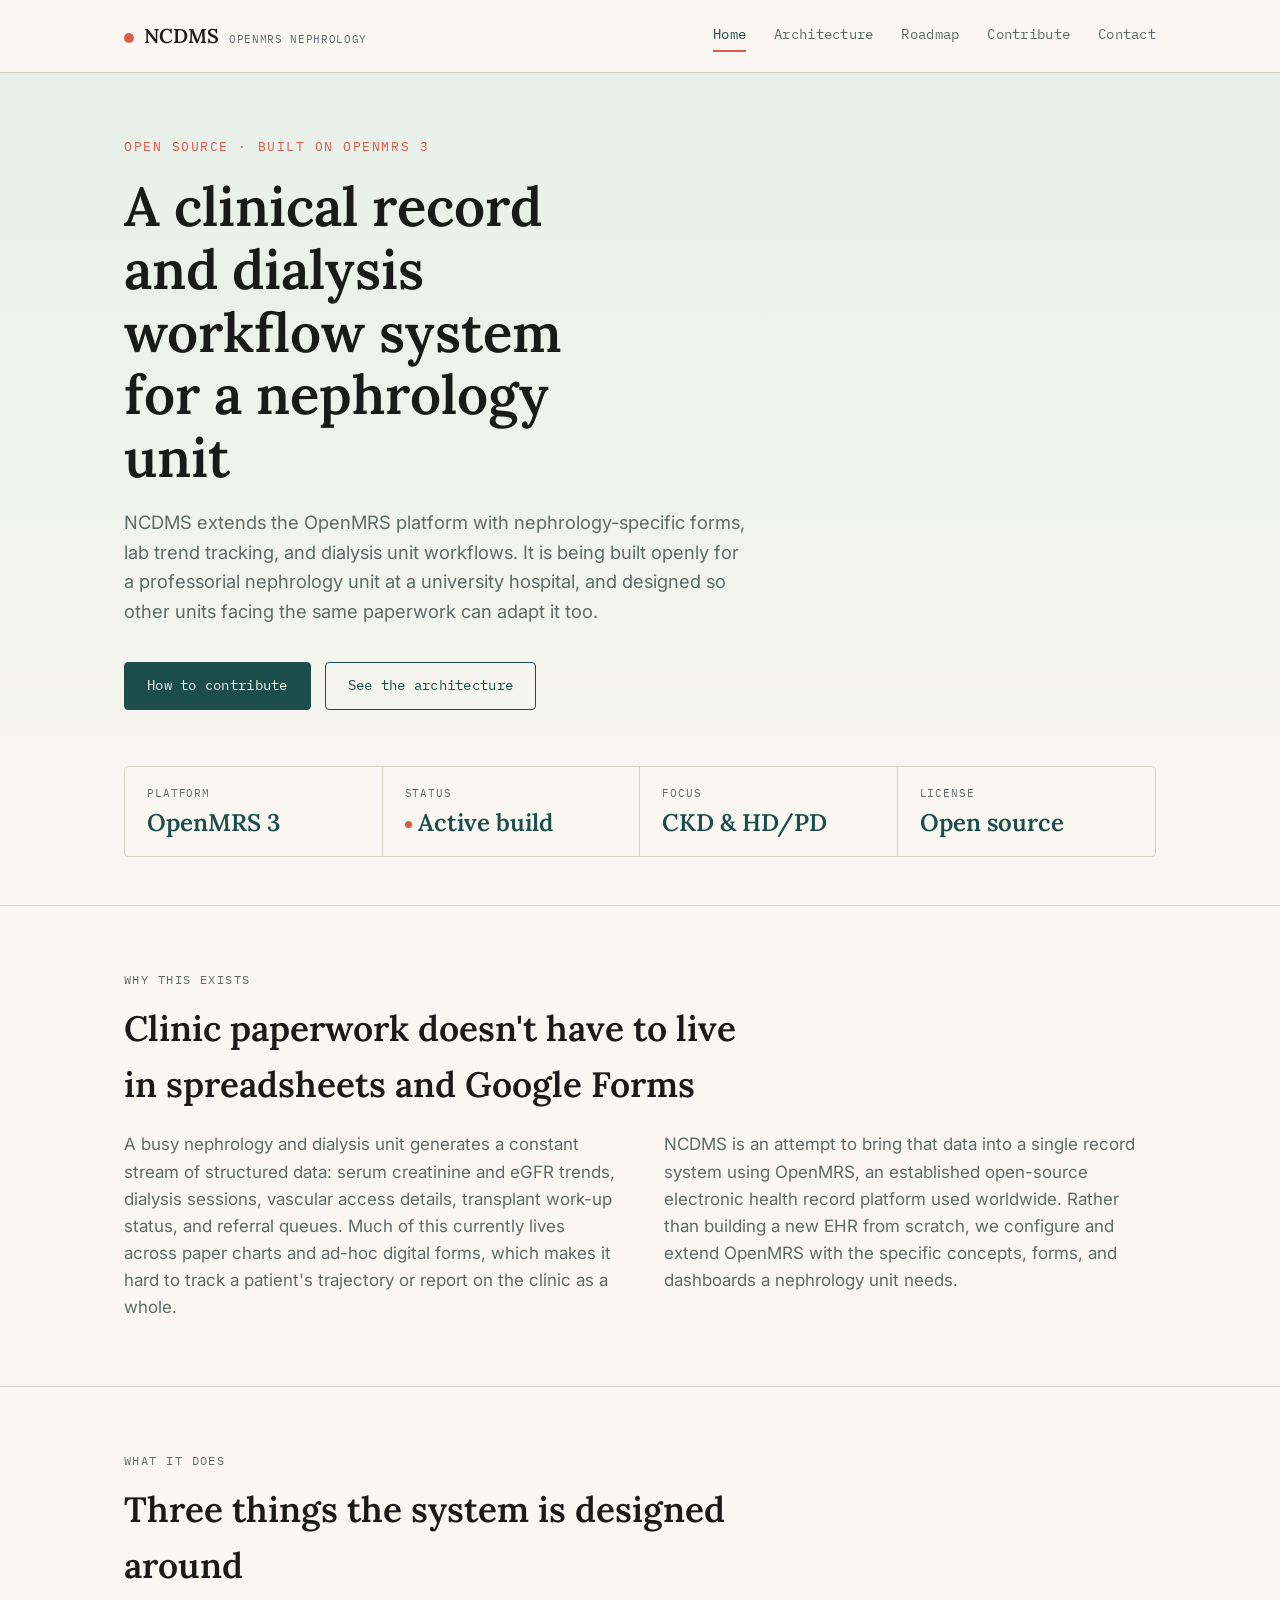
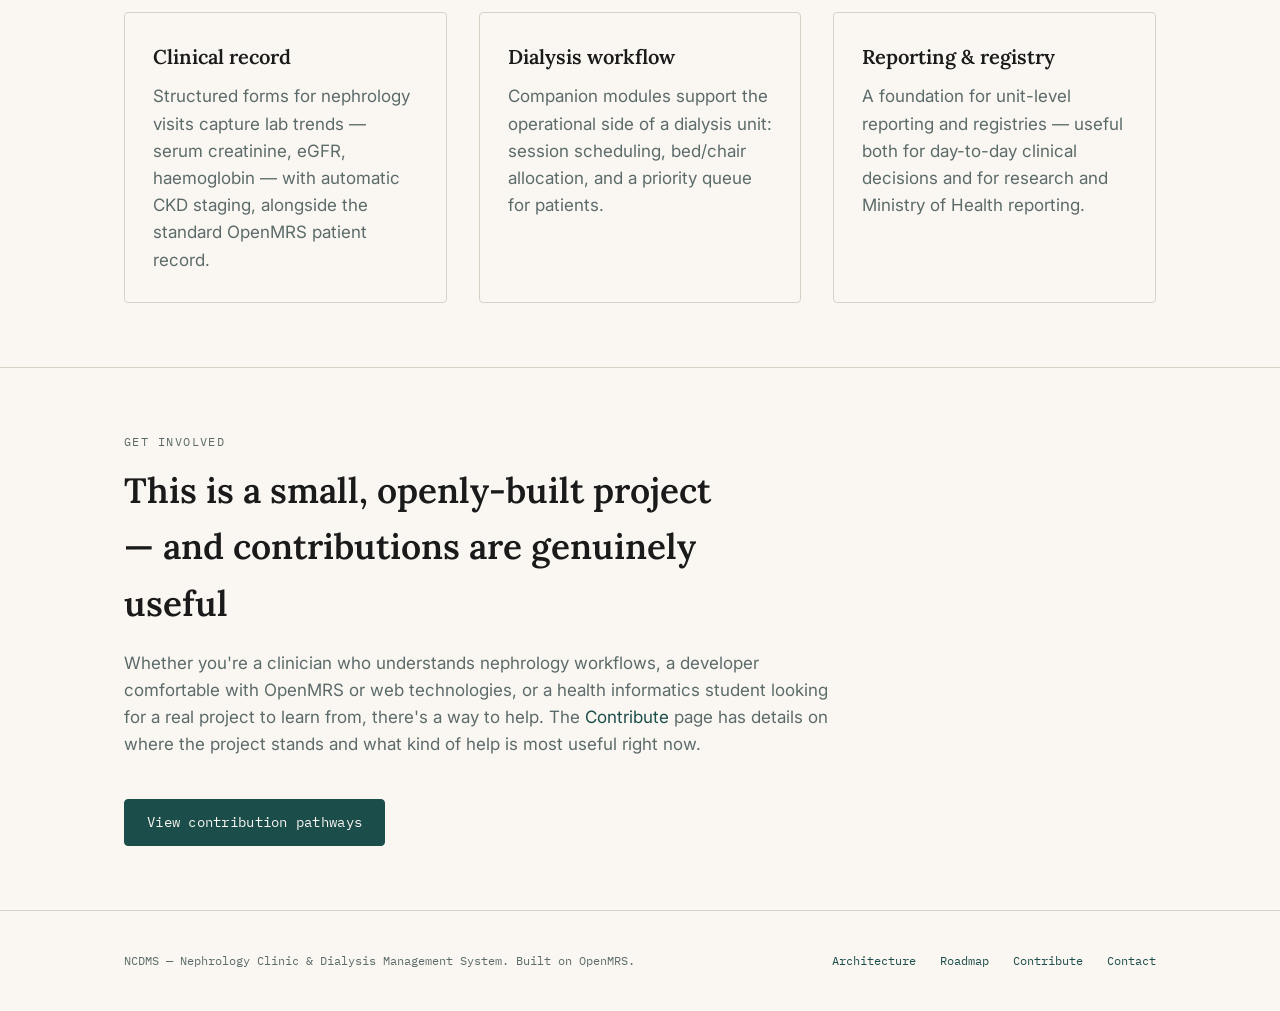
<file: index.html>
<!DOCTYPE html>
<html lang="en">
<head>
  <meta charset="UTF-8" />
  <meta name="viewport" content="width=device-width, initial-scale=1.0" />
  <title>NCDMS — Nephrology Clinic &amp; Dialysis Management System</title>
  <meta name="description" content="An open-source OpenMRS-based clinical record and dialysis management system, built for a professorial nephrology unit. Follow progress and contribute." />
  <link rel="preconnect" href="https://fonts.googleapis.com">
  <link rel="preconnect" href="https://fonts.gstatic.com" crossorigin>
  <link href="https://fonts.googleapis.com/css2?family=Lora:wght@500;600;700&family=Inter:wght@400;500;600&family=IBM+Plex+Mono:wght@400;500;600&display=swap" rel="stylesheet">
  <link rel="stylesheet" href="css/style.css" />
</head>
<body>

  <header class="site-header">
    <div class="wrap">
      <a class="brand" href="index.html">
        <span class="brand-mark" aria-hidden="true"></span>
        NCDMS
        <span class="brand-sub">OpenMRS Nephrology</span>
      </a>
      <nav class="site-nav" aria-label="Primary">
        <a href="index.html" aria-current="page">Home</a>
        <a href="architecture.html">Architecture</a>
        <a href="roadmap.html">Roadmap</a>
        <a href="contribute.html">Contribute</a>
        <a href="contact.html">Contact</a>
      </nav>
    </div>
  </header>

  <section class="hero">
    <div class="wrap">
      <p class="hero-eyebrow">Open source · Built on OpenMRS 3</p>
      <h1>A clinical record and dialysis workflow system for a nephrology unit</h1>
      <p class="hero-lede">
        NCDMS extends the OpenMRS platform with nephrology-specific forms, lab
        trend tracking, and dialysis unit workflows. It is being built openly
        for a professorial nephrology unit at a university hospital, and
        designed so other units facing the same paperwork can adapt it too.
      </p>
      <div class="hero-actions">
        <a class="btn btn-primary" href="contribute.html">How to contribute</a>
        <a class="btn btn-secondary" href="architecture.html">See the architecture</a>
      </div>

      <div class="vitals">
        <div class="vital">
          <div class="vital-label">Platform</div>
          <div class="vital-value">OpenMRS 3</div>
        </div>
        <div class="vital">
          <div class="vital-label">Status</div>
          <div class="vital-value"><span class="vital-flag attn" aria-hidden="true"></span>Active build</div>
        </div>
        <div class="vital">
          <div class="vital-label">Focus</div>
          <div class="vital-value">CKD &amp; HD/PD</div>
        </div>
        <div class="vital">
          <div class="vital-label">License</div>
          <div class="vital-value">Open source</div>
        </div>
      </div>
    </div>
  </section>

  <section class="section">
    <div class="wrap">
      <p class="section-label">Why this exists</p>
      <h2>Clinic paperwork doesn't have to live in spreadsheets and Google Forms</h2>
      <div class="grid-2">
        <div>
          <p>
            A busy nephrology and dialysis unit generates a constant stream of
            structured data: serum creatinine and eGFR trends, dialysis
            sessions, vascular access details, transplant work-up status, and
            referral queues. Much of this currently lives across paper charts
            and ad-hoc digital forms, which makes it hard to track a patient's
            trajectory or report on the clinic as a whole.
          </p>
        </div>
        <div>
          <p>
            NCDMS is an attempt to bring that data into a single record system
            using OpenMRS, an established open-source electronic health record
            platform used worldwide. Rather than building a new EHR from
            scratch, we configure and extend OpenMRS with the specific
            concepts, forms, and dashboards a nephrology unit needs.
          </p>
        </div>
      </div>
    </div>
  </section>

  <section class="section">
    <div class="wrap">
      <p class="section-label">What it does</p>
      <h2>Three things the system is designed around</h2>
      <div class="grid-3">
        <div class="card">
          <h3>Clinical record</h3>
          <p>
            Structured forms for nephrology visits capture lab trends —
            serum creatinine, eGFR, haemoglobin — with automatic CKD
            staging, alongside the standard OpenMRS patient record.
          </p>
        </div>
        <div class="card">
          <h3>Dialysis workflow</h3>
          <p>
            Companion modules support the operational side of a dialysis
            unit: session scheduling, bed/chair allocation, and a
            priority queue for patients.
          </p>
        </div>
        <div class="card">
          <h3>Reporting &amp; registry</h3>
          <p>
            A foundation for unit-level reporting and registries — useful
            both for day-to-day clinical decisions and for research and
            Ministry of Health reporting.
          </p>
        </div>
      </div>
    </div>
  </section>

  <section class="section">
    <div class="wrap">
      <p class="section-label">Get involved</p>
      <h2>This is a small, openly-built project — and contributions are genuinely useful</h2>
      <p class="section-intro">
        Whether you're a clinician who understands nephrology workflows, a
        developer comfortable with OpenMRS or web technologies, or a health
        informatics student looking for a real project to learn from, there's
        a way to help. The <a href="contribute.html">Contribute</a> page has
        details on where the project stands and what kind of help is most
        useful right now.
      </p>
      <a class="btn btn-primary" href="contribute.html">View contribution pathways</a>
    </div>
  </section>

  <footer class="site-footer">
    <div class="wrap">
      <p class="footer-text">NCDMS — Nephrology Clinic &amp; Dialysis Management System. Built on OpenMRS.</p>
      <div class="footer-links">
        <a href="architecture.html">Architecture</a>
        <a href="roadmap.html">Roadmap</a>
        <a href="contribute.html">Contribute</a>
        <a href="contact.html">Contact</a>
      </div>
    </div>
  </footer>

</body>
</html>
</file>
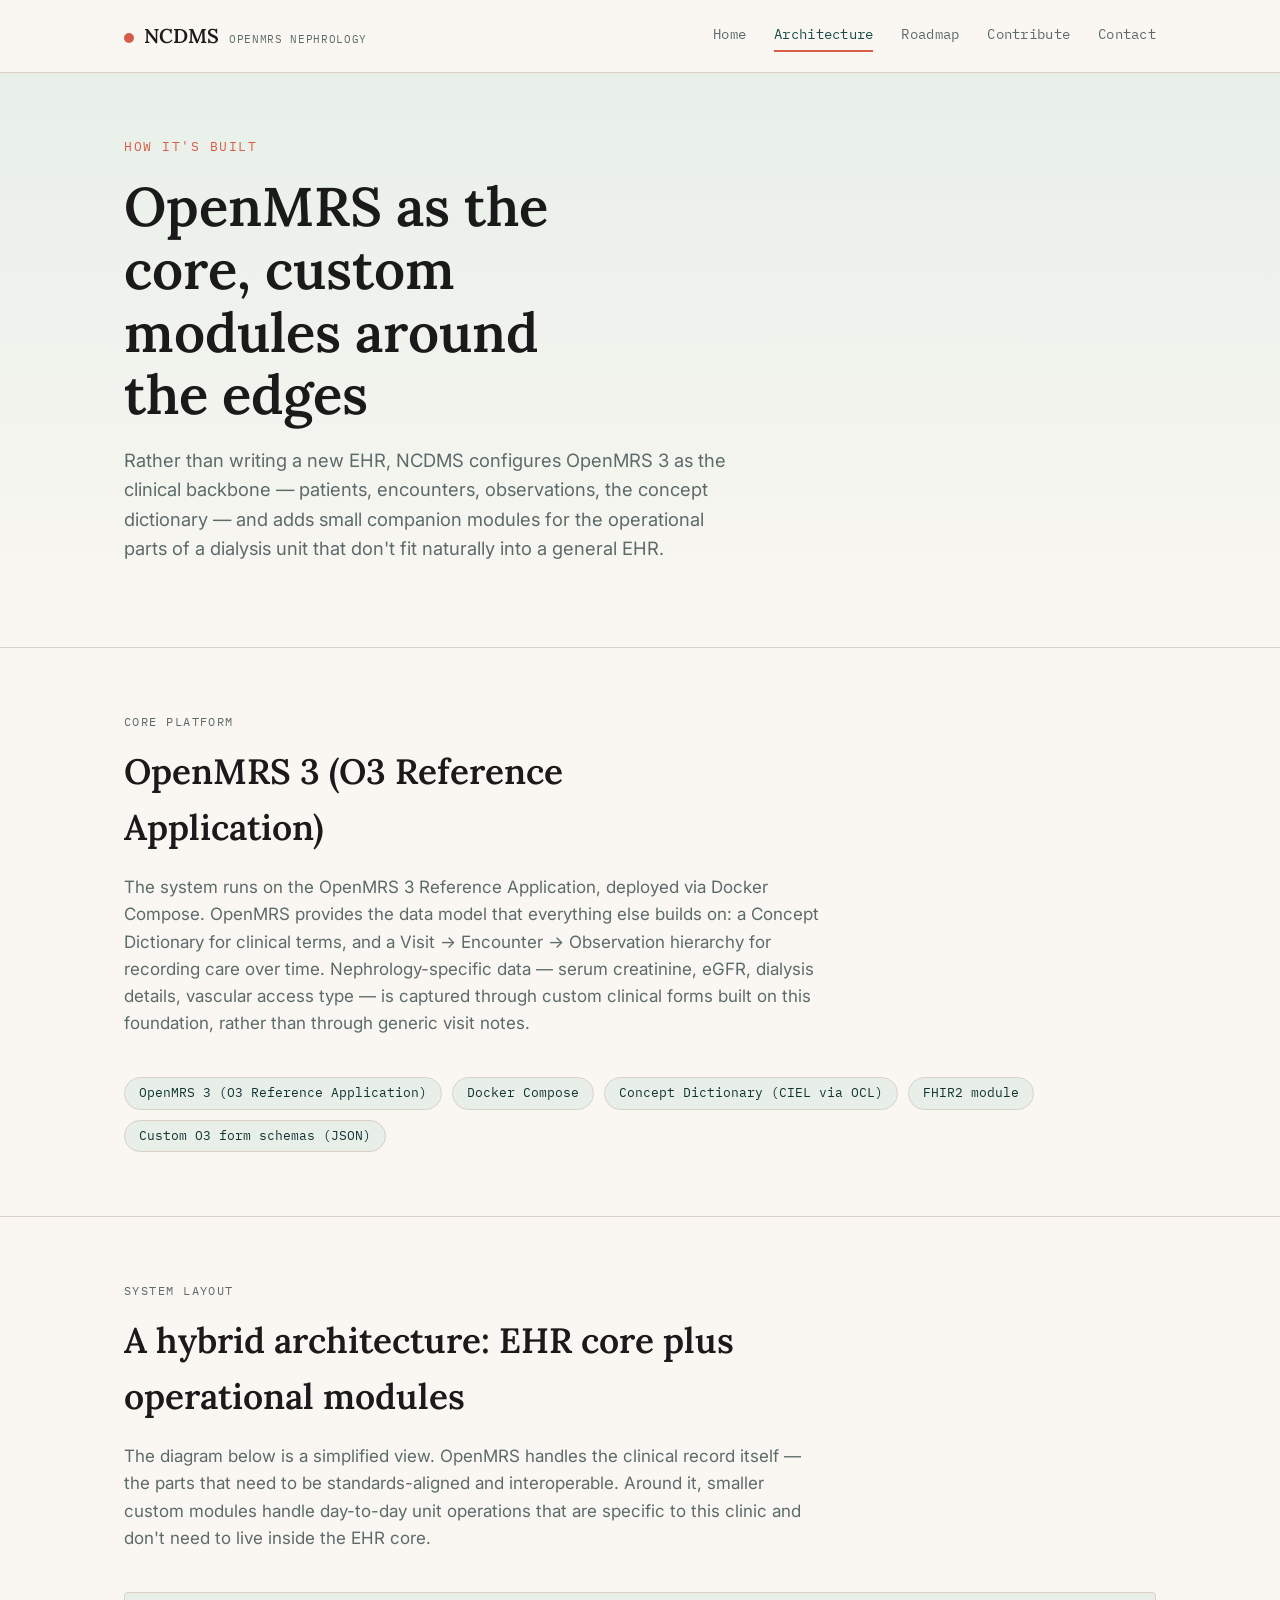
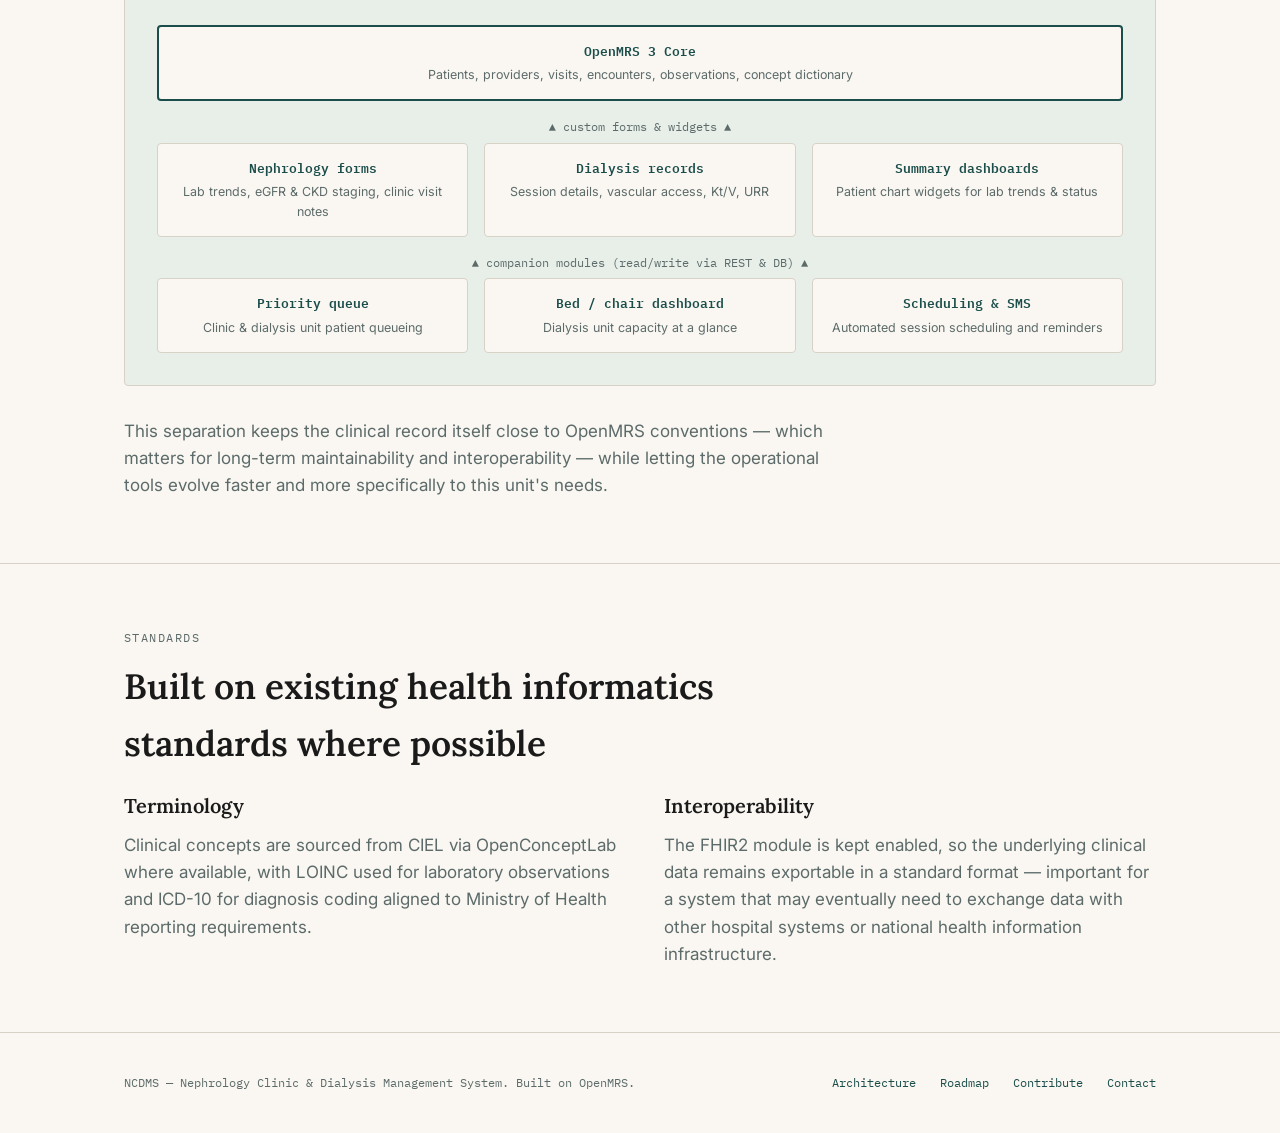
<file: architecture.html>
<!DOCTYPE html>
<html lang="en">
<head>
  <meta charset="UTF-8" />
  <meta name="viewport" content="width=device-width, initial-scale=1.0" />
  <title>Architecture — NCDMS</title>
  <meta name="description" content="How NCDMS is built: OpenMRS 3 as the core EHR, with companion modules for dialysis-specific operational workflows." />
  <link rel="preconnect" href="https://fonts.googleapis.com">
  <link rel="preconnect" href="https://fonts.gstatic.com" crossorigin>
  <link href="https://fonts.googleapis.com/css2?family=Lora:wght@500;600;700&family=Inter:wght@400;500;600&family=IBM+Plex+Mono:wght@400;500;600&display=swap" rel="stylesheet">
  <link rel="stylesheet" href="css/style.css" />
</head>
<body>

  <header class="site-header">
    <div class="wrap">
      <a class="brand" href="index.html">
        <span class="brand-mark" aria-hidden="true"></span>
        NCDMS
        <span class="brand-sub">OpenMRS Nephrology</span>
      </a>
      <nav class="site-nav" aria-label="Primary">
        <a href="index.html">Home</a>
        <a href="architecture.html" aria-current="page">Architecture</a>
        <a href="roadmap.html">Roadmap</a>
        <a href="contribute.html">Contribute</a>
        <a href="contact.html">Contact</a>
      </nav>
    </div>
  </header>

  <section class="hero">
    <div class="wrap">
      <p class="hero-eyebrow">How it's built</p>
      <h1>OpenMRS as the core, custom modules around the edges</h1>
      <p class="hero-lede">
        Rather than writing a new EHR, NCDMS configures OpenMRS 3 as the
        clinical backbone — patients, encounters, observations, the concept
        dictionary — and adds small companion modules for the operational
        parts of a dialysis unit that don't fit naturally into a general EHR.
      </p>
    </div>
  </section>

  <section class="section">
    <div class="wrap">
      <p class="section-label">Core platform</p>
      <h2>OpenMRS 3 (O3 Reference Application)</h2>
      <p class="section-intro">
        The system runs on the OpenMRS 3 Reference Application, deployed via
        Docker Compose. OpenMRS provides the data model that everything else
        builds on: a Concept Dictionary for clinical terms, and a
        Visit → Encounter → Observation hierarchy for recording care over
        time. Nephrology-specific data — serum creatinine, eGFR, dialysis
        details, vascular access type — is captured through custom clinical
        forms built on this foundation, rather than through generic visit
        notes.
      </p>

      <ul class="tech-list">
        <li>OpenMRS 3 (O3 Reference Application)</li>
        <li>Docker Compose</li>
        <li>Concept Dictionary (CIEL via OCL)</li>
        <li>FHIR2 module</li>
        <li>Custom O3 form schemas (JSON)</li>
      </ul>
    </div>
  </section>

  <section class="section">
    <div class="wrap">
      <p class="section-label">System layout</p>
      <h2>A hybrid architecture: EHR core plus operational modules</h2>
      <p class="section-intro">
        The diagram below is a simplified view. OpenMRS handles the clinical
        record itself — the parts that need to be standards-aligned and
        interoperable. Around it, smaller custom modules handle day-to-day
        unit operations that are specific to this clinic and don't need to
        live inside the EHR core.
      </p>

      <div class="arch-diagram">
        <div class="arch-row">
          <div class="arch-block core">
            <div class="arch-title">OpenMRS 3 Core</div>
            <div class="arch-desc">Patients, providers, visits, encounters, observations, concept dictionary</div>
          </div>
        </div>
        <div class="arch-connector">▲ custom forms &amp; widgets ▲</div>
        <div class="arch-row">
          <div class="arch-block">
            <div class="arch-title">Nephrology forms</div>
            <div class="arch-desc">Lab trends, eGFR &amp; CKD staging, clinic visit notes</div>
          </div>
          <div class="arch-block">
            <div class="arch-title">Dialysis records</div>
            <div class="arch-desc">Session details, vascular access, Kt/V, URR</div>
          </div>
          <div class="arch-block">
            <div class="arch-title">Summary dashboards</div>
            <div class="arch-desc">Patient chart widgets for lab trends &amp; status</div>
          </div>
        </div>
        <div class="arch-connector">▲ companion modules (read/write via REST &amp; DB) ▲</div>
        <div class="arch-row">
          <div class="arch-block">
            <div class="arch-title">Priority queue</div>
            <div class="arch-desc">Clinic &amp; dialysis unit patient queueing</div>
          </div>
          <div class="arch-block">
            <div class="arch-title">Bed / chair dashboard</div>
            <div class="arch-desc">Dialysis unit capacity at a glance</div>
          </div>
          <div class="arch-block">
            <div class="arch-title">Scheduling &amp; SMS</div>
            <div class="arch-desc">Automated session scheduling and reminders</div>
          </div>
        </div>
      </div>

      <p>
        This separation keeps the clinical record itself close to OpenMRS
        conventions — which matters for long-term maintainability and
        interoperability — while letting the operational tools evolve faster
        and more specifically to this unit's needs.
      </p>
    </div>
  </section>

  <section class="section">
    <div class="wrap">
      <p class="section-label">Standards</p>
      <h2>Built on existing health informatics standards where possible</h2>
      <div class="grid-2">
        <div>
          <h3>Terminology</h3>
          <p>
            Clinical concepts are sourced from CIEL via OpenConceptLab where
            available, with LOINC used for laboratory observations and
            ICD-10 for diagnosis coding aligned to Ministry of Health
            reporting requirements.
          </p>
        </div>
        <div>
          <h3>Interoperability</h3>
          <p>
            The FHIR2 module is kept enabled, so the underlying clinical data
            remains exportable in a standard format — important for a system
            that may eventually need to exchange data with other hospital
            systems or national health information infrastructure.
          </p>
        </div>
      </div>
    </div>
  </section>

  <footer class="site-footer">
    <div class="wrap">
      <p class="footer-text">NCDMS — Nephrology Clinic &amp; Dialysis Management System. Built on OpenMRS.</p>
      <div class="footer-links">
        <a href="architecture.html">Architecture</a>
        <a href="roadmap.html">Roadmap</a>
        <a href="contribute.html">Contribute</a>
        <a href="contact.html">Contact</a>
      </div>
    </div>
  </footer>

</body>
</html>
</file>
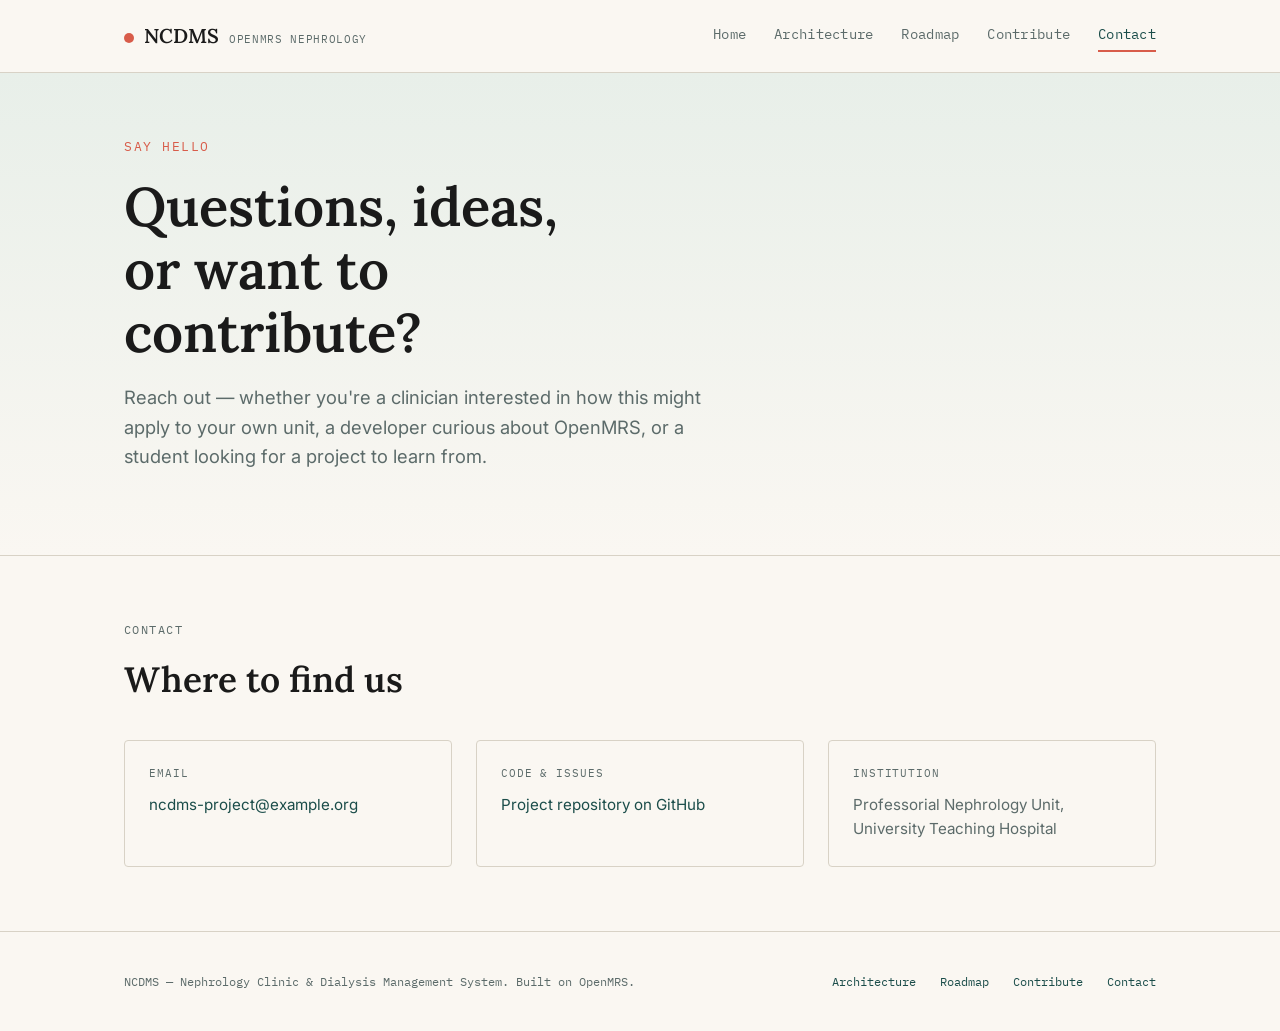
<file: contact.html>
<!DOCTYPE html>
<html lang="en">
<head>
  <meta charset="UTF-8" />
  <meta name="viewport" content="width=device-width, initial-scale=1.0" />
  <title>Contact — NCDMS</title>
  <meta name="description" content="Get in touch about the NCDMS OpenMRS nephrology project." />
  <link rel="preconnect" href="https://fonts.googleapis.com">
  <link rel="preconnect" href="https://fonts.gstatic.com" crossorigin>
  <link href="https://fonts.googleapis.com/css2?family=Lora:wght@500;600;700&family=Inter:wght@400;500;600&family=IBM+Plex+Mono:wght@400;500;600&display=swap" rel="stylesheet">
  <link rel="stylesheet" href="css/style.css" />
</head>
<body>

  <header class="site-header">
    <div class="wrap">
      <a class="brand" href="index.html">
        <span class="brand-mark" aria-hidden="true"></span>
        NCDMS
        <span class="brand-sub">OpenMRS Nephrology</span>
      </a>
      <nav class="site-nav" aria-label="Primary">
        <a href="index.html">Home</a>
        <a href="architecture.html">Architecture</a>
        <a href="roadmap.html">Roadmap</a>
        <a href="contribute.html">Contribute</a>
        <a href="contact.html" aria-current="page">Contact</a>
      </nav>
    </div>
  </header>

  <section class="hero">
    <div class="wrap">
      <p class="hero-eyebrow">Say hello</p>
      <h1>Questions, ideas, or want to contribute?</h1>
      <p class="hero-lede">
        Reach out — whether you're a clinician interested in how this might
        apply to your own unit, a developer curious about OpenMRS, or a
        student looking for a project to learn from.
      </p>
    </div>
  </section>

  <section class="section">
    <div class="wrap">
      <p class="section-label">Contact</p>
      <h2>Where to find us</h2>

      <div class="contact-grid">
        <div class="contact-card">
          <div class="vital-label">Email</div>
          <p><a href="mailto:ncdms-project@example.org">ncdms-project@example.org</a></p>
        </div>
        <div class="contact-card">
          <div class="vital-label">Code &amp; issues</div>
          <p><a href="#">Project repository on GitHub</a></p>
        </div>
        <div class="contact-card">
          <div class="vital-label">Institution</div>
          <p>Professorial Nephrology Unit, University Teaching Hospital</p>
        </div>
      </div>

      <!-- <p style="margin-top: 32px;">
        Replace the placeholders above with your actual email address and
        repository link once those are ready to share publicly.
      </p> -->
    </div>
  </section>

  <footer class="site-footer">
    <div class="wrap">
      <p class="footer-text">NCDMS — Nephrology Clinic &amp; Dialysis Management System. Built on OpenMRS.</p>
      <div class="footer-links">
        <a href="architecture.html">Architecture</a>
        <a href="roadmap.html">Roadmap</a>
        <a href="contribute.html">Contribute</a>
        <a href="contact.html">Contact</a>
      </div>
    </div>
  </footer>

</body>
</html>
</file>
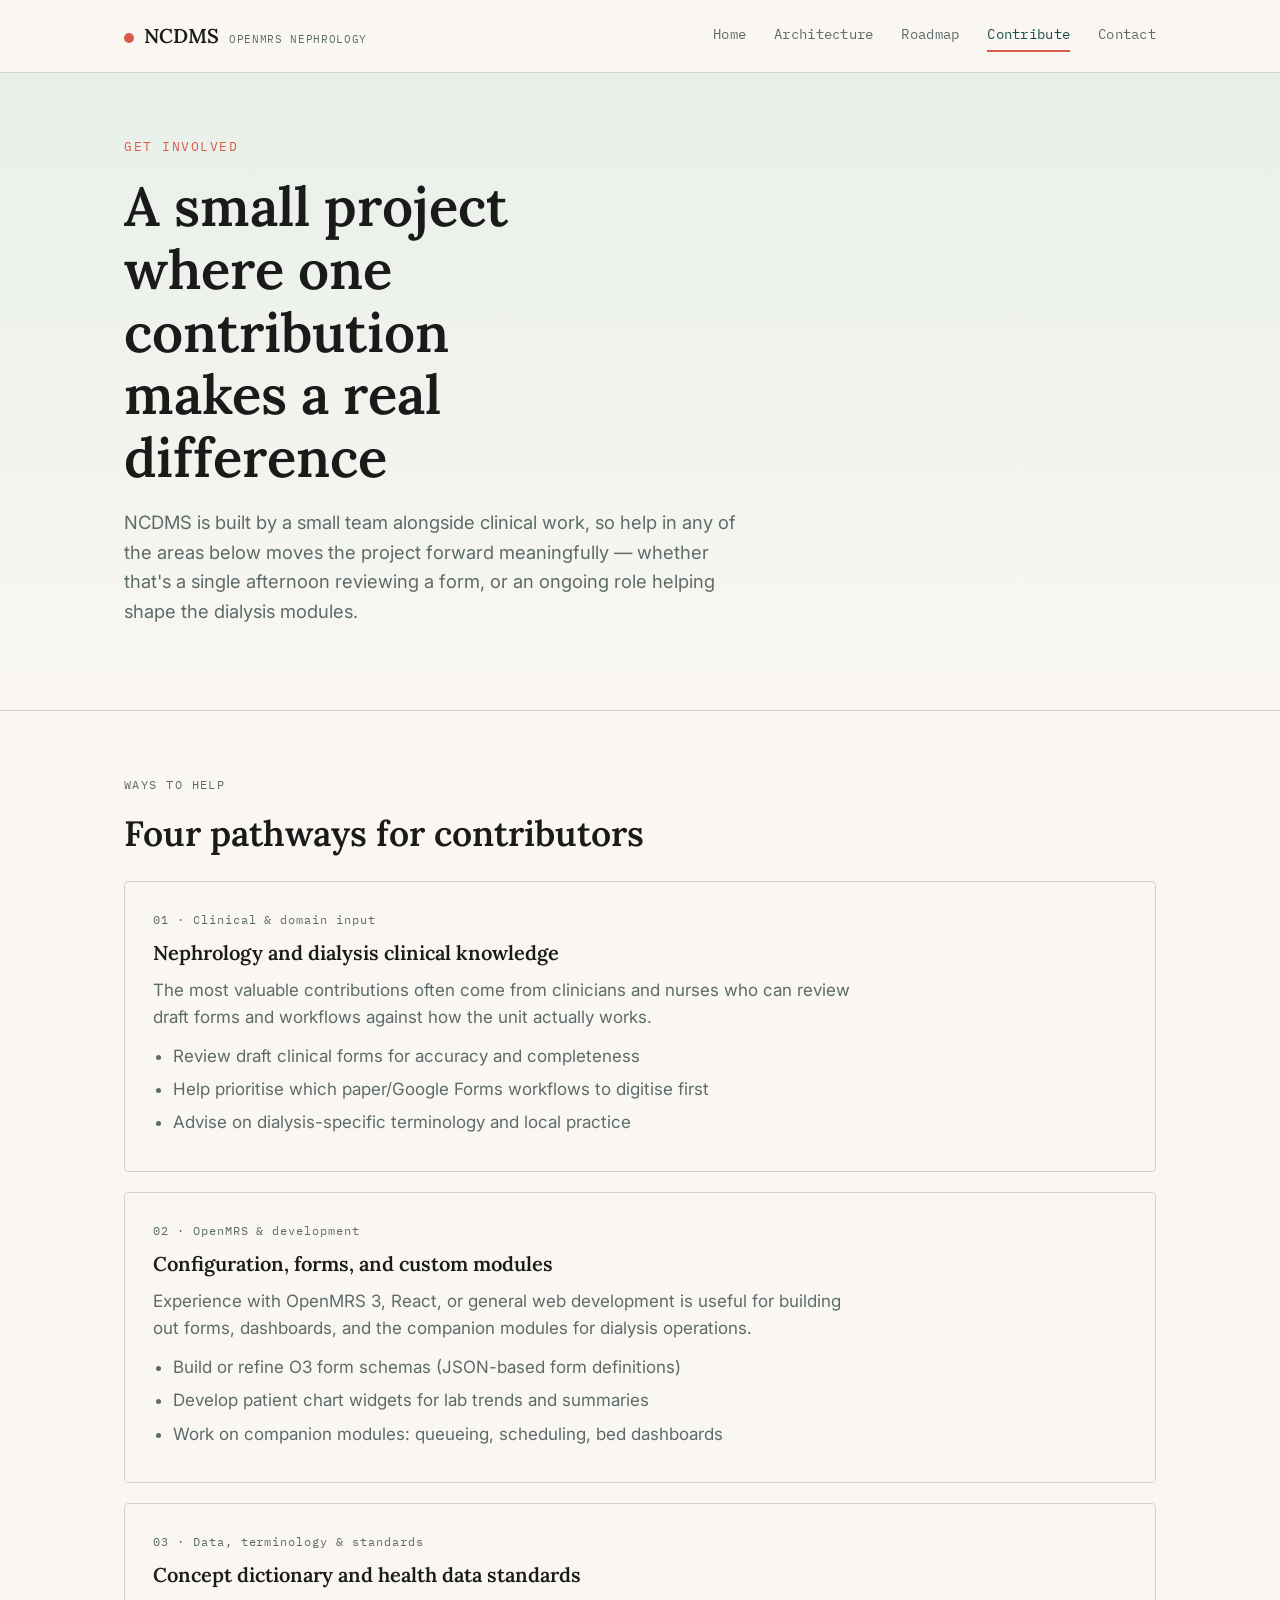
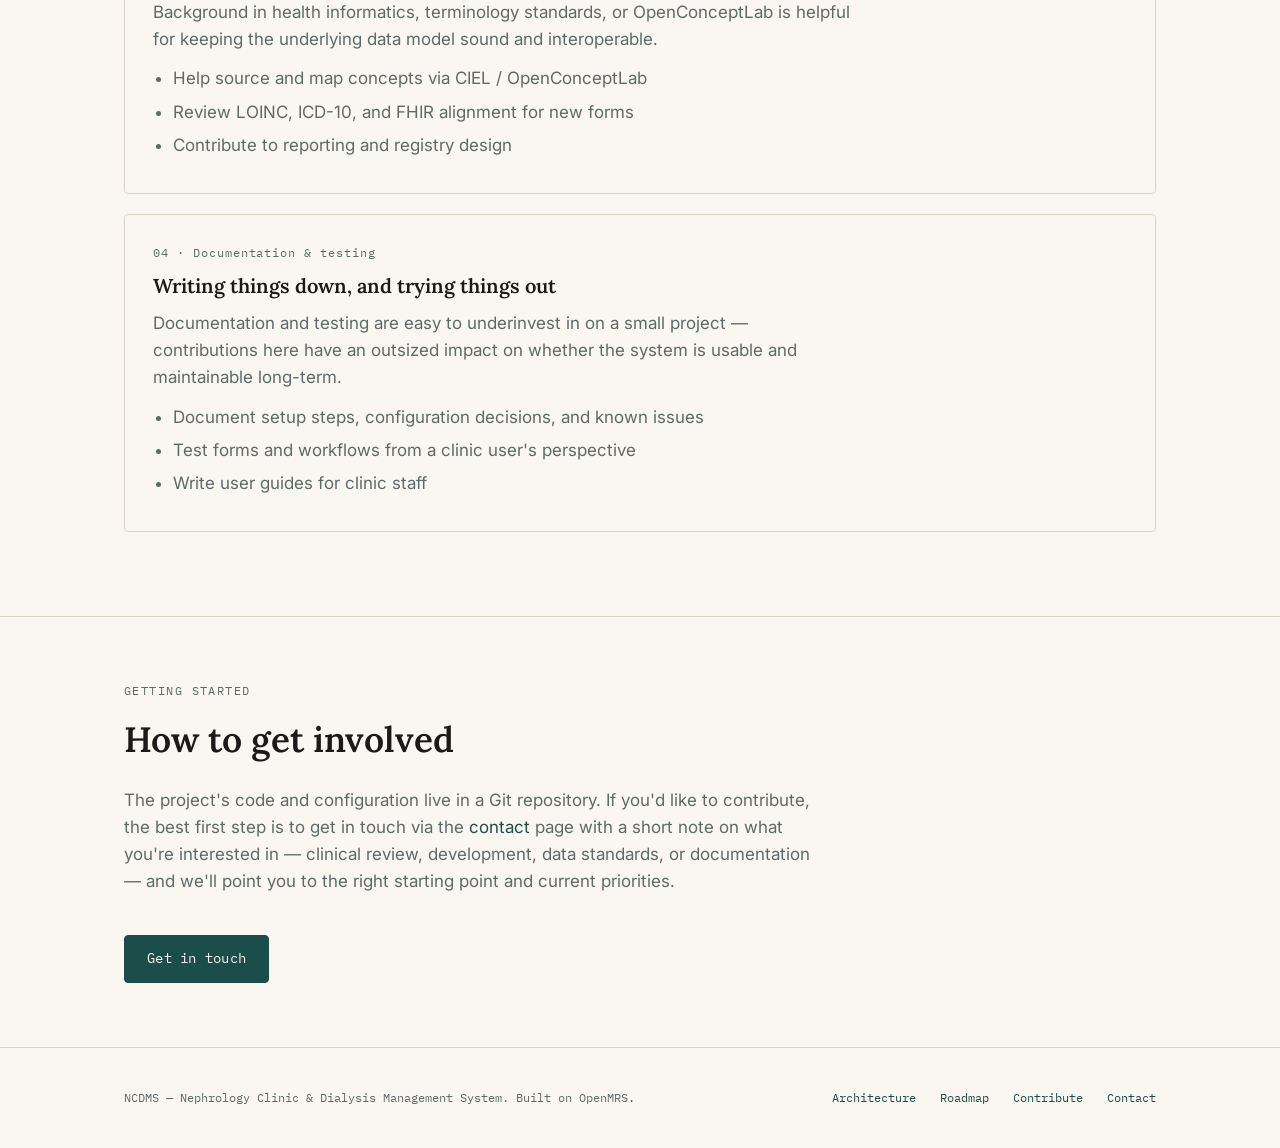
<file: contribute.html>
<!DOCTYPE html>
<html lang="en">
<head>
  <meta charset="UTF-8" />
  <meta name="viewport" content="width=device-width, initial-scale=1.0" />
  <title>Contribute — NCDMS</title>
  <meta name="description" content="Ways to contribute to NCDMS: clinical input, OpenMRS development, documentation, and testing." />
  <link rel="preconnect" href="https://fonts.googleapis.com">
  <link rel="preconnect" href="https://fonts.gstatic.com" crossorigin>
  <link href="https://fonts.googleapis.com/css2?family=Lora:wght@500;600;700&family=Inter:wght@400;500;600&family=IBM+Plex+Mono:wght@400;500;600&display=swap" rel="stylesheet">
  <link rel="stylesheet" href="css/style.css" />
</head>
<body>

  <header class="site-header">
    <div class="wrap">
      <a class="brand" href="index.html">
        <span class="brand-mark" aria-hidden="true"></span>
        NCDMS
        <span class="brand-sub">OpenMRS Nephrology</span>
      </a>
      <nav class="site-nav" aria-label="Primary">
        <a href="index.html">Home</a>
        <a href="architecture.html">Architecture</a>
        <a href="roadmap.html">Roadmap</a>
        <a href="contribute.html" aria-current="page">Contribute</a>
        <a href="contact.html">Contact</a>
      </nav>
    </div>
  </header>

  <section class="hero">
    <div class="wrap">
      <p class="hero-eyebrow">Get involved</p>
      <h1>A small project where one contribution makes a real difference</h1>
      <p class="hero-lede">
        NCDMS is built by a small team alongside clinical work, so help in
        any of the areas below moves the project forward meaningfully —
        whether that's a single afternoon reviewing a form, or an ongoing
        role helping shape the dialysis modules.
      </p>
    </div>
  </section>

  <section class="section">
    <div class="wrap">
      <p class="section-label">Ways to help</p>
      <h2>Four pathways for contributors</h2>

      <div class="pathway">
        <p class="pathway-number">01 · Clinical &amp; domain input</p>
        <h3>Nephrology and dialysis clinical knowledge</h3>
        <p>
          The most valuable contributions often come from clinicians and
          nurses who can review draft forms and workflows against how the
          unit actually works.
        </p>
        <ul>
          <li>Review draft clinical forms for accuracy and completeness</li>
          <li>Help prioritise which paper/Google Forms workflows to digitise first</li>
          <li>Advise on dialysis-specific terminology and local practice</li>
        </ul>
      </div>

      <div class="pathway">
        <p class="pathway-number">02 · OpenMRS &amp; development</p>
        <h3>Configuration, forms, and custom modules</h3>
        <p>
          Experience with OpenMRS 3, React, or general web development is
          useful for building out forms, dashboards, and the companion
          modules for dialysis operations.
        </p>
        <ul>
          <li>Build or refine O3 form schemas (JSON-based form definitions)</li>
          <li>Develop patient chart widgets for lab trends and summaries</li>
          <li>Work on companion modules: queueing, scheduling, bed dashboards</li>
        </ul>
      </div>

      <div class="pathway">
        <p class="pathway-number">03 · Data, terminology &amp; standards</p>
        <h3>Concept dictionary and health data standards</h3>
        <p>
          Background in health informatics, terminology standards, or
          OpenConceptLab is helpful for keeping the underlying data model
          sound and interoperable.
        </p>
        <ul>
          <li>Help source and map concepts via CIEL / OpenConceptLab</li>
          <li>Review LOINC, ICD-10, and FHIR alignment for new forms</li>
          <li>Contribute to reporting and registry design</li>
        </ul>
      </div>

      <div class="pathway">
        <p class="pathway-number">04 · Documentation &amp; testing</p>
        <h3>Writing things down, and trying things out</h3>
        <p>
          Documentation and testing are easy to underinvest in on a small
          project — contributions here have an outsized impact on whether
          the system is usable and maintainable long-term.
        </p>
        <ul>
          <li>Document setup steps, configuration decisions, and known issues</li>
          <li>Test forms and workflows from a clinic user's perspective</li>
          <li>Write user guides for clinic staff</li>
        </ul>
      </div>
    </div>
  </section>

  <section class="section">
    <div class="wrap">
      <p class="section-label">Getting started</p>
      <h2>How to get involved</h2>
      <p class="section-intro">
        The project's code and configuration live in a Git repository. If
        you'd like to contribute, the best first step is to get in touch via
        the <a href="contact.html">contact</a> page with a short note on
        what you're interested in — clinical review, development, data
        standards, or documentation — and we'll point you to the right
        starting point and current priorities.
      </p>
      <a class="btn btn-primary" href="contact.html">Get in touch</a>
    </div>
  </section>

  <footer class="site-footer">
    <div class="wrap">
      <p class="footer-text">NCDMS — Nephrology Clinic &amp; Dialysis Management System. Built on OpenMRS.</p>
      <div class="footer-links">
        <a href="architecture.html">Architecture</a>
        <a href="roadmap.html">Roadmap</a>
        <a href="contribute.html">Contribute</a>
        <a href="contact.html">Contact</a>
      </div>
    </div>
  </footer>

</body>
</html>
</file>
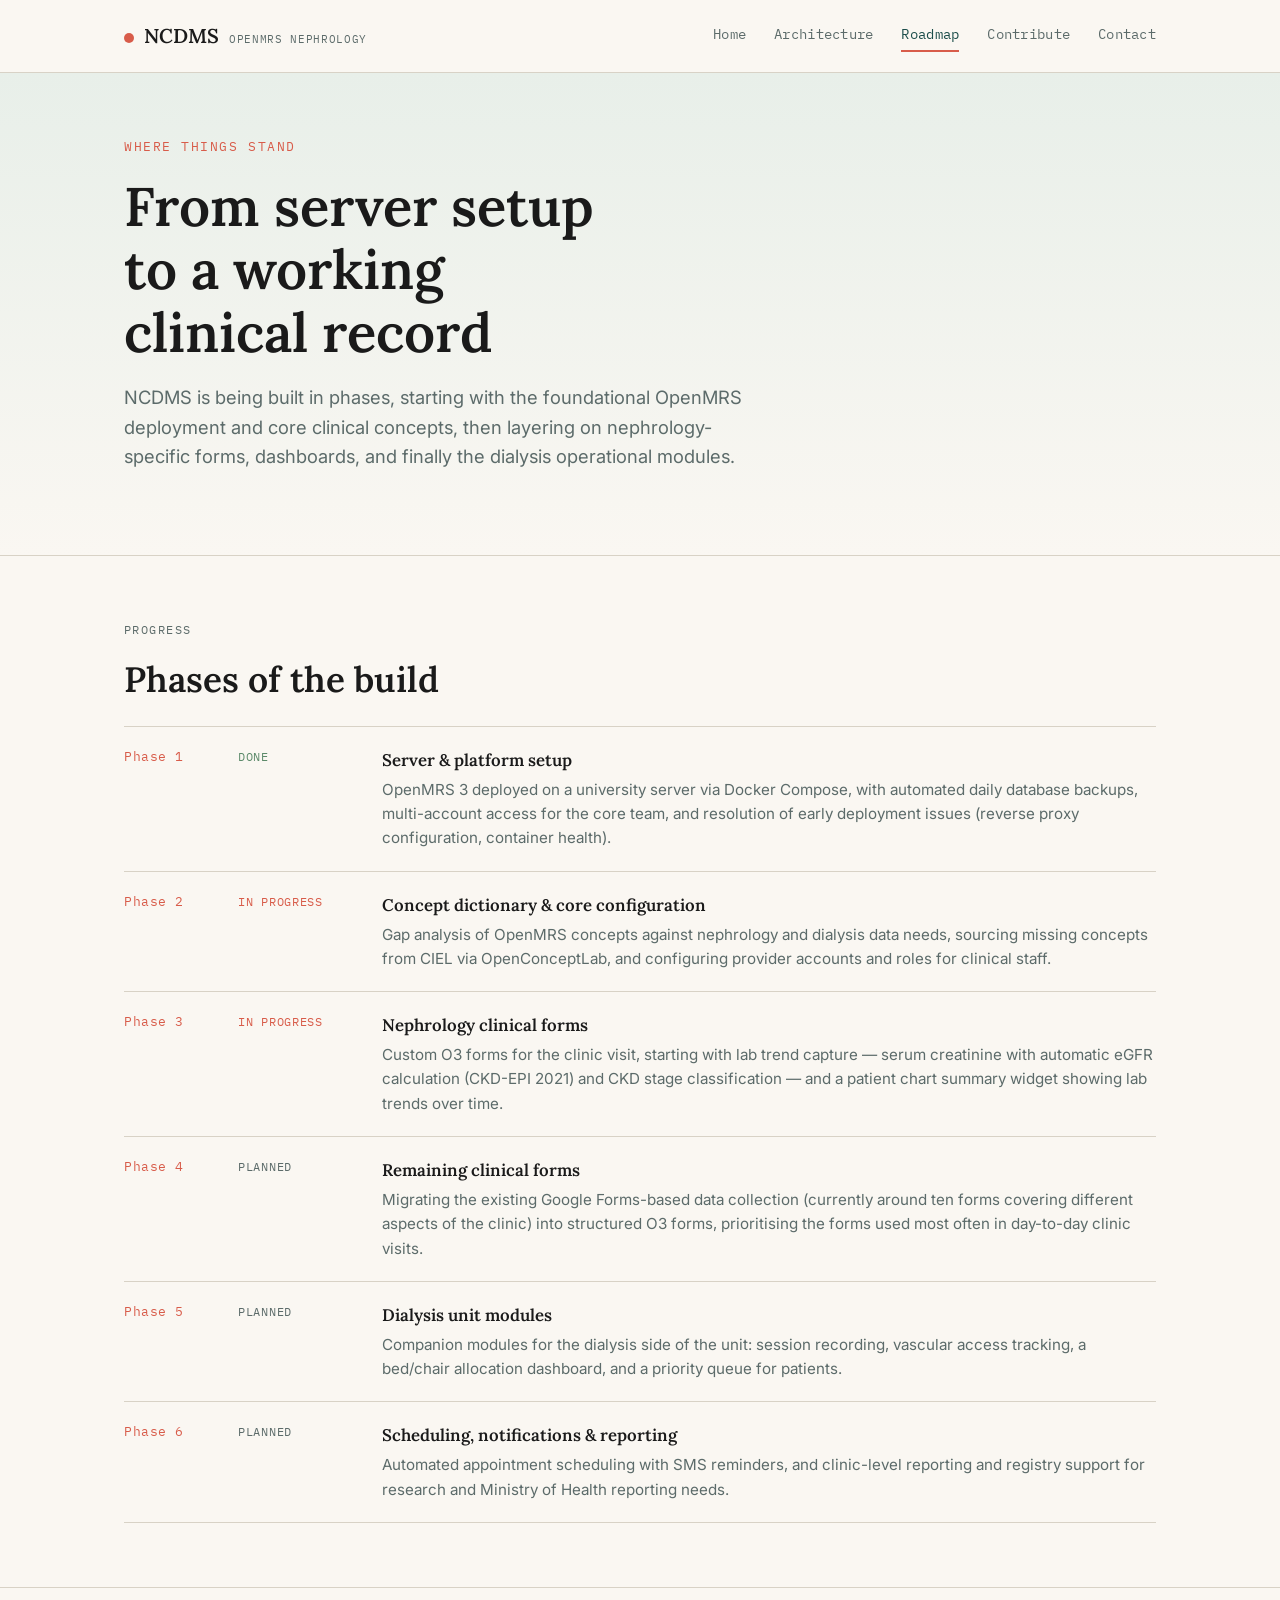
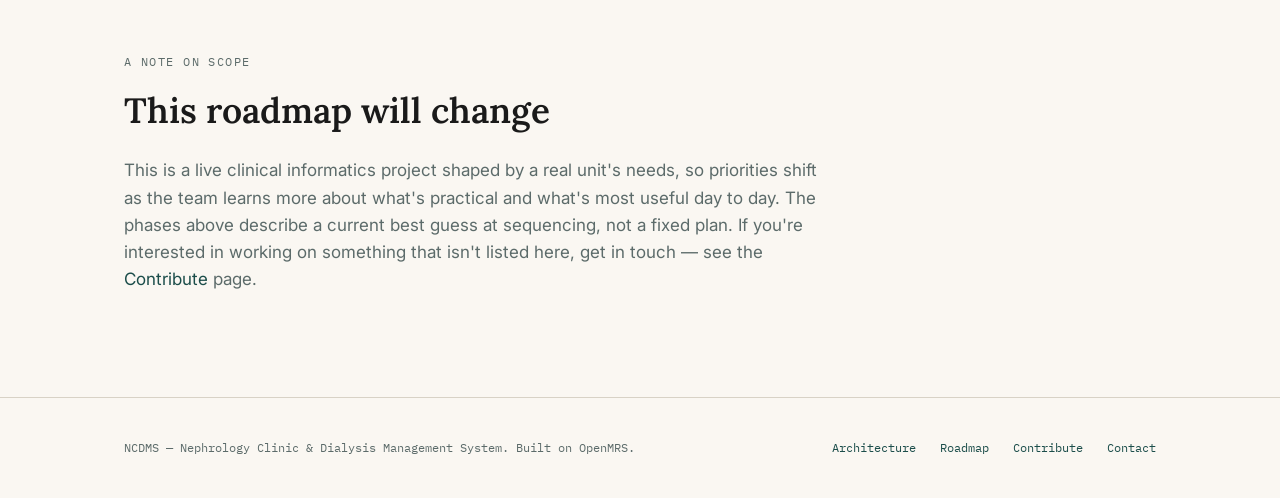
<file: roadmap.html>
<!DOCTYPE html>
<html lang="en">
<head>
  <meta charset="UTF-8" />
  <meta name="viewport" content="width=device-width, initial-scale=1.0" />
  <title>Roadmap — NCDMS</title>
  <meta name="description" content="Current status and planned phases for the NCDMS OpenMRS nephrology project." />
  <link rel="preconnect" href="https://fonts.googleapis.com">
  <link rel="preconnect" href="https://fonts.gstatic.com" crossorigin>
  <link href="https://fonts.googleapis.com/css2?family=Lora:wght@500;600;700&family=Inter:wght@400;500;600&family=IBM+Plex+Mono:wght@400;500;600&display=swap" rel="stylesheet">
  <link rel="stylesheet" href="css/style.css" />
</head>
<body>

  <header class="site-header">
    <div class="wrap">
      <a class="brand" href="index.html">
        <span class="brand-mark" aria-hidden="true"></span>
        NCDMS
        <span class="brand-sub">OpenMRS Nephrology</span>
      </a>
      <nav class="site-nav" aria-label="Primary">
        <a href="index.html">Home</a>
        <a href="architecture.html">Architecture</a>
        <a href="roadmap.html" aria-current="page">Roadmap</a>
        <a href="contribute.html">Contribute</a>
        <a href="contact.html">Contact</a>
      </nav>
    </div>
  </header>

  <section class="hero">
    <div class="wrap">
      <p class="hero-eyebrow">Where things stand</p>
      <h1>From server setup to a working clinical record</h1>
      <p class="hero-lede">
        NCDMS is being built in phases, starting with the foundational
        OpenMRS deployment and core clinical concepts, then layering on
        nephrology-specific forms, dashboards, and finally the dialysis
        operational modules.
      </p>
    </div>
  </section>

  <section class="section">
    <div class="wrap">
      <p class="section-label">Progress</p>
      <h2>Phases of the build</h2>

      <ul class="roadmap-list">
        <li class="roadmap-item">
          <span class="roadmap-phase">Phase 1</span>
          <span class="roadmap-status done">Done</span>
          <div class="roadmap-body">
            <h3>Server &amp; platform setup</h3>
            <p>
              OpenMRS 3 deployed on a university server via Docker Compose,
              with automated daily database backups, multi-account access
              for the core team, and resolution of early deployment issues (reverse proxy configuration,
              container health).
            </p>
          </div>
        </li>

        <li class="roadmap-item">
          <span class="roadmap-phase">Phase 2</span>
          <span class="roadmap-status active">In progress</span>
          <div class="roadmap-body">
            <h3>Concept dictionary &amp; core configuration</h3>
            <p>
              Gap analysis of OpenMRS concepts against nephrology and
              dialysis data needs, sourcing missing concepts from CIEL via
              OpenConceptLab, and configuring provider accounts and roles
              for clinical staff.
            </p>
          </div>
        </li>

        <li class="roadmap-item">
          <span class="roadmap-phase">Phase 3</span>
          <span class="roadmap-status active">In progress</span>
          <div class="roadmap-body">
            <h3>Nephrology clinical forms</h3>
            <p>
              Custom O3 forms for the clinic visit, starting with lab trend
              capture — serum creatinine with automatic eGFR calculation
              (CKD-EPI 2021) and CKD stage classification — and a patient
              chart summary widget showing lab trends over time.
            </p>
          </div>
        </li>

        <li class="roadmap-item">
          <span class="roadmap-phase">Phase 4</span>
          <span class="roadmap-status">Planned</span>
          <div class="roadmap-body">
            <h3>Remaining clinical forms</h3>
            <p>
              Migrating the existing Google Forms-based data collection
              (currently around ten forms covering different aspects of the
              clinic) into structured O3 forms, prioritising the forms used
              most often in day-to-day clinic visits.
            </p>
          </div>
        </li>

        <li class="roadmap-item">
          <span class="roadmap-phase">Phase 5</span>
          <span class="roadmap-status">Planned</span>
          <div class="roadmap-body">
            <h3>Dialysis unit modules</h3>
            <p>
              Companion modules for the dialysis side of the unit: session
              recording, vascular access tracking, a bed/chair allocation
              dashboard, and a priority queue for patients.
            </p>
          </div>
        </li>

        <li class="roadmap-item">
          <span class="roadmap-phase">Phase 6</span>
          <span class="roadmap-status">Planned</span>
          <div class="roadmap-body">
            <h3>Scheduling, notifications &amp; reporting</h3>
            <p>
              Automated appointment scheduling with SMS reminders, and
              clinic-level reporting and registry support for research and
              Ministry of Health reporting needs.
            </p>
          </div>
        </li>
      </ul>
    </div>
  </section>

  <section class="section">
    <div class="wrap">
      <p class="section-label">A note on scope</p>
      <h2>This roadmap will change</h2>
      <p class="section-intro">
        This is a live clinical informatics project shaped by a real unit's
        needs, so priorities shift as the team learns more about what's
        practical and what's most useful day to day. The phases above
        describe a current best guess at sequencing, not a fixed plan. If
        you're interested in working on something that isn't listed here,
        get in touch — see the <a href="contribute.html">Contribute</a> page.
      </p>
    </div>
  </section>

  <footer class="site-footer">
    <div class="wrap">
      <p class="footer-text">NCDMS — Nephrology Clinic &amp; Dialysis Management System. Built on OpenMRS.</p>
      <div class="footer-links">
        <a href="architecture.html">Architecture</a>
        <a href="roadmap.html">Roadmap</a>
        <a href="contribute.html">Contribute</a>
        <a href="contact.html">Contact</a>
      </div>
    </div>
  </footer>

</body>
</html>
</file>
<file: css/style.css>
/* ============================================
   NCDMS Project Site — Design System
   Palette: clinical teal, paper, sage, ink, coral flag
   Type: Lora (display/serif) + Inter (body) + IBM Plex Mono (data/labels)
   ============================================ */

:root {
  --color-teal: #1B4D4A;
  --color-teal-dark: #123433;
  --color-paper: #FAF7F2;
  --color-sage: #E8EFE9;
  --color-ink: #1A1A1A;
  --color-slate: #5C6B6A;
  --color-coral: #D85C4A;
  --color-line: #D8D2C6;

  --font-display: "Lora", Georgia, serif;
  --font-body: "Inter", -apple-system, BlinkMacSystemFont, "Segoe UI", sans-serif;
  --font-mono: "IBM Plex Mono", "SFMono-Regular", Consolas, monospace;

  --max-width: 1080px;
  --radius: 4px;
}

* {
  margin: 0;
  padding: 0;
  box-sizing: border-box;
}

html {
  scroll-behavior: smooth;
}

body {
  font-family: var(--font-body);
  color: var(--color-ink);
  background: var(--color-paper);
  line-height: 1.6;
  font-size: 17px;
}

@media (prefers-reduced-motion: reduce) {
  html {
    scroll-behavior: auto;
  }
  * {
    animation-duration: 0.01ms !important;
    transition-duration: 0.01ms !important;
  }
}

a {
  color: var(--color-teal);
  text-decoration: none;
}

a:hover {
  text-decoration: underline;
}

a:focus-visible,
button:focus-visible {
  outline: 2px solid var(--color-coral);
  outline-offset: 2px;
}

img {
  max-width: 100%;
  display: block;
}

.wrap {
  max-width: var(--max-width);
  margin: 0 auto;
  padding: 0 24px;
}

/* ============================================
   Header / Nav
   ============================================ */

.site-header {
  border-bottom: 1px solid var(--color-line);
  background: var(--color-paper);
  position: sticky;
  top: 0;
  z-index: 50;
}

.site-header .wrap {
  display: flex;
  align-items: center;
  justify-content: space-between;
  height: 72px;
  gap: 24px;
}

.brand {
  display: flex;
  align-items: baseline;
  gap: 10px;
  font-family: var(--font-display);
  font-size: 1.25rem;
  font-weight: 600;
  color: var(--color-ink);
  white-space: nowrap;
}

.brand:hover {
  text-decoration: none;
}

.brand-mark {
  display: inline-block;
  width: 10px;
  height: 10px;
  border-radius: 50%;
  background: var(--color-coral);
  flex-shrink: 0;
}

.brand-sub {
  font-family: var(--font-mono);
  font-size: 0.7rem;
  letter-spacing: 0.06em;
  color: var(--color-slate);
  font-weight: 400;
  text-transform: uppercase;
}

.site-nav {
  display: flex;
  gap: 28px;
  font-family: var(--font-mono);
  font-size: 0.85rem;
  letter-spacing: 0.02em;
  flex-wrap: wrap;
}

.site-nav a {
  white-space: nowrap;
}

.site-nav a {
  color: var(--color-slate);
  padding: 4px 0;
  border-bottom: 2px solid transparent;
  transition: color 0.15s ease, border-color 0.15s ease;
}

.site-nav a:hover,
.site-nav a[aria-current="page"] {
  color: var(--color-teal);
  text-decoration: none;
  border-bottom-color: var(--color-coral);
}

.nav-toggle {
  display: none;
}

/* ============================================
   Hero / Vitals strip (signature element)
   ============================================ */

.hero {
  border-bottom: 1px solid var(--color-line);
  background:
    linear-gradient(180deg, var(--color-sage) 0%, var(--color-paper) 100%);
}

.hero .wrap {
  padding-top: 64px;
  padding-bottom: 48px;
}

.hero-eyebrow {
  font-family: var(--font-mono);
  font-size: 0.8rem;
  letter-spacing: 0.12em;
  text-transform: uppercase;
  color: var(--color-coral);
  margin-bottom: 18px;
}

.hero h1 {
  font-family: var(--font-display);
  font-size: clamp(2.2rem, 5vw, 3.4rem);
  line-height: 1.15;
  font-weight: 600;
  max-width: 14ch;
  margin-bottom: 20px;
}

.hero-lede {
  font-size: 1.15rem;
  color: var(--color-slate);
  max-width: 52ch;
  margin-bottom: 36px;
}

.hero-actions {
  display: flex;
  gap: 14px;
  flex-wrap: wrap;
  margin-bottom: 56px;
}

/* Vitals strip: styled like a clinical readout panel */
.vitals {
  display: grid;
  grid-template-columns: repeat(auto-fit, minmax(150px, 1fr));
  border: 1px solid var(--color-line);
  border-radius: var(--radius);
  background: var(--color-paper);
  overflow: hidden;
}

.vital {
  padding: 18px 22px;
  border-right: 1px solid var(--color-line);
  position: relative;
}

.vital:last-child {
  border-right: none;
}

.vital-label {
  font-family: var(--font-mono);
  font-size: 0.7rem;
  letter-spacing: 0.08em;
  text-transform: uppercase;
  color: var(--color-slate);
  margin-bottom: 6px;
}

.vital-value {
  font-family: var(--font-display);
  font-size: 1.5rem;
  font-weight: 600;
  color: var(--color-teal);
  line-height: 1.2;
}

.vital-value .unit {
  font-family: var(--font-mono);
  font-size: 0.75rem;
  font-weight: 400;
  color: var(--color-slate);
  margin-left: 4px;
}

.vital-flag {
  display: inline-block;
  width: 7px;
  height: 7px;
  border-radius: 50%;
  background: #5C8A6A;
  margin-right: 6px;
  vertical-align: middle;
}

.vital-flag.attn {
  background: var(--color-coral);
}

/* ============================================
   Buttons
   ============================================ */

.btn {
  display: inline-flex;
  align-items: center;
  gap: 8px;
  font-family: var(--font-mono);
  font-size: 0.85rem;
  letter-spacing: 0.02em;
  padding: 12px 22px;
  border-radius: var(--radius);
  border: 1px solid var(--color-teal);
  transition: background 0.15s ease, color 0.15s ease;
}

.btn-primary {
  background: var(--color-teal);
  color: var(--color-paper);
}

.btn-primary:hover {
  background: var(--color-teal-dark);
  text-decoration: none;
}

.btn-secondary {
  background: transparent;
  color: var(--color-teal);
}

.btn-secondary:hover {
  background: var(--color-sage);
  text-decoration: none;
}

/* ============================================
   Sections / general content
   ============================================ */

.section {
  padding: 64px 0;
  border-bottom: 1px solid var(--color-line);
}

.section:last-of-type {
  border-bottom: none;
}

.section-label {
  font-family: var(--font-mono);
  font-size: 0.75rem;
  letter-spacing: 0.12em;
  text-transform: uppercase;
  color: var(--color-coral);
  margin-bottom: 12px;
}

.section h2 {
  font-family: var(--font-display);
  font-size: clamp(1.6rem, 3.2vw, 2.2rem);
  font-weight: 600;
  margin-bottom: 18px;
  max-width: 28ch;
}

.section h3 {
  font-family: var(--font-display);
  font-size: 1.25rem;
  font-weight: 600;
  margin-bottom: 10px;
}

.section p {
  color: var(--color-slate);
  max-width: 64ch;
}

.section p + p {
  margin-top: 14px;
}

.section-intro {
  max-width: 64ch;
  margin-bottom: 40px;
}

/* Two-column layout */
.grid-2 {
  display: grid;
  grid-template-columns: 1fr 1fr;
  gap: 48px;
}

.grid-3 {
  display: grid;
  grid-template-columns: repeat(3, 1fr);
  gap: 32px;
}

@media (max-width: 800px) {
  .grid-2,
  .grid-3 {
    grid-template-columns: 1fr;
  }
}

/* Cards */
.card {
  border: 1px solid var(--color-line);
  border-radius: var(--radius);
  padding: 28px;
  background: var(--color-paper);
}

.card h3 {
  display: flex;
  align-items: center;
  gap: 10px;
}

.card .tag {
  font-family: var(--font-mono);
  font-size: 0.65rem;
  letter-spacing: 0.08em;
  text-transform: uppercase;
  color: var(--color-slate);
  border: 1px solid var(--color-line);
  border-radius: 100px;
  padding: 2px 10px;
}

/* ============================================
   Architecture diagram (CSS-built)
   ============================================ */

.arch-diagram {
  border: 1px solid var(--color-line);
  border-radius: var(--radius);
  padding: 32px;
  background: var(--color-sage);
  margin: 32px 0;
}

.arch-row {
  display: flex;
  gap: 16px;
  margin-bottom: 16px;
  flex-wrap: wrap;
}

.arch-row:last-child {
  margin-bottom: 0;
}

.arch-block {
  flex: 1;
  min-width: 160px;
  background: var(--color-paper);
  border: 1px solid var(--color-line);
  border-radius: var(--radius);
  padding: 14px 16px;
  text-align: center;
}

.arch-block .arch-title {
  font-family: var(--font-mono);
  font-size: 0.8rem;
  font-weight: 600;
  color: var(--color-teal);
  margin-bottom: 4px;
}

.arch-block .arch-desc {
  font-size: 0.78rem;
  color: var(--color-slate);
}

.arch-block.core {
  border-color: var(--color-teal);
  border-width: 2px;
}

.arch-connector {
  text-align: center;
  font-family: var(--font-mono);
  font-size: 0.75rem;
  color: var(--color-slate);
  margin: 6px 0;
}

/* ============================================
   Roadmap (timeline list)
   ============================================ */

.roadmap-list {
  list-style: none;
  border-top: 1px solid var(--color-line);
}

.roadmap-item {
  display: grid;
  grid-template-columns: 90px 120px 1fr;
  gap: 24px;
  padding: 20px 0;
  border-bottom: 1px solid var(--color-line);
  align-items: start;
}

@media (max-width: 700px) {
  .roadmap-item {
    grid-template-columns: 1fr;
    gap: 6px;
  }
}

.roadmap-phase {
  font-family: var(--font-mono);
  font-size: 0.8rem;
  color: var(--color-coral);
  letter-spacing: 0.04em;
}

.roadmap-status {
  font-family: var(--font-mono);
  font-size: 0.75rem;
  text-transform: uppercase;
  letter-spacing: 0.06em;
  color: var(--color-slate);
}

.roadmap-status.done {
  color: #5C8A6A;
}

.roadmap-status.active {
  color: var(--color-coral);
}

.roadmap-body h3 {
  margin-bottom: 4px;
  font-size: 1.05rem;
}

.roadmap-body p {
  font-size: 0.95rem;
  max-width: none;
}

/* ============================================
   Contribute page — pathways
   ============================================ */

.pathway {
  border: 1px solid var(--color-line);
  border-radius: var(--radius);
  padding: 28px;
  margin-bottom: 20px;
}

.pathway-number {
  font-family: var(--font-mono);
  font-size: 0.75rem;
  color: var(--color-coral);
  letter-spacing: 0.08em;
  margin-bottom: 8px;
}

.pathway h3 {
  margin-bottom: 8px;
}

.pathway ul {
  margin: 12px 0 0 20px;
  color: var(--color-slate);
}

.pathway li {
  margin-bottom: 6px;
}

/* ============================================
   Code / tech list
   ============================================ */

.tech-list {
  list-style: none;
  display: flex;
  flex-wrap: wrap;
  gap: 10px;
  margin-top: 8px;
}

.tech-list li {
  font-family: var(--font-mono);
  font-size: 0.8rem;
  background: var(--color-sage);
  border: 1px solid var(--color-line);
  border-radius: 100px;
  padding: 5px 14px;
  color: var(--color-teal-dark);
}

/* ============================================
   Footer
   ============================================ */

.site-footer {
  border-top: 1px solid var(--color-line);
  padding: 40px 0;
}

.site-footer .wrap {
  display: flex;
  justify-content: space-between;
  align-items: center;
  flex-wrap: wrap;
  gap: 16px;
}

.footer-text {
  font-family: var(--font-mono);
  font-size: 0.78rem;
  color: var(--color-slate);
}

.footer-links {
  display: flex;
  gap: 24px;
  font-family: var(--font-mono);
  font-size: 0.78rem;
}

/* ============================================
   Contact page
   ============================================ */

.contact-grid {
  display: grid;
  grid-template-columns: repeat(auto-fit, minmax(220px, 1fr));
  gap: 24px;
  margin-top: 32px;
}

.contact-card {
  border: 1px solid var(--color-line);
  border-radius: var(--radius);
  padding: 24px;
}

.contact-card .vital-label {
  margin-bottom: 10px;
}

.contact-card p {
  font-size: 0.95rem;
}

/* ============================================
   Responsive nav (small screens)
   ============================================ */

@media (max-width: 640px) {
  .site-header .wrap {
    height: auto;
    flex-wrap: wrap;
    padding-top: 16px;
    padding-bottom: 16px;
  }

  .site-nav {
    width: 100%;
    flex-wrap: wrap;
    gap: 16px 22px;
  }

  .hero .wrap {
    padding-top: 40px;
    padding-bottom: 32px;
  }
}
</file>
